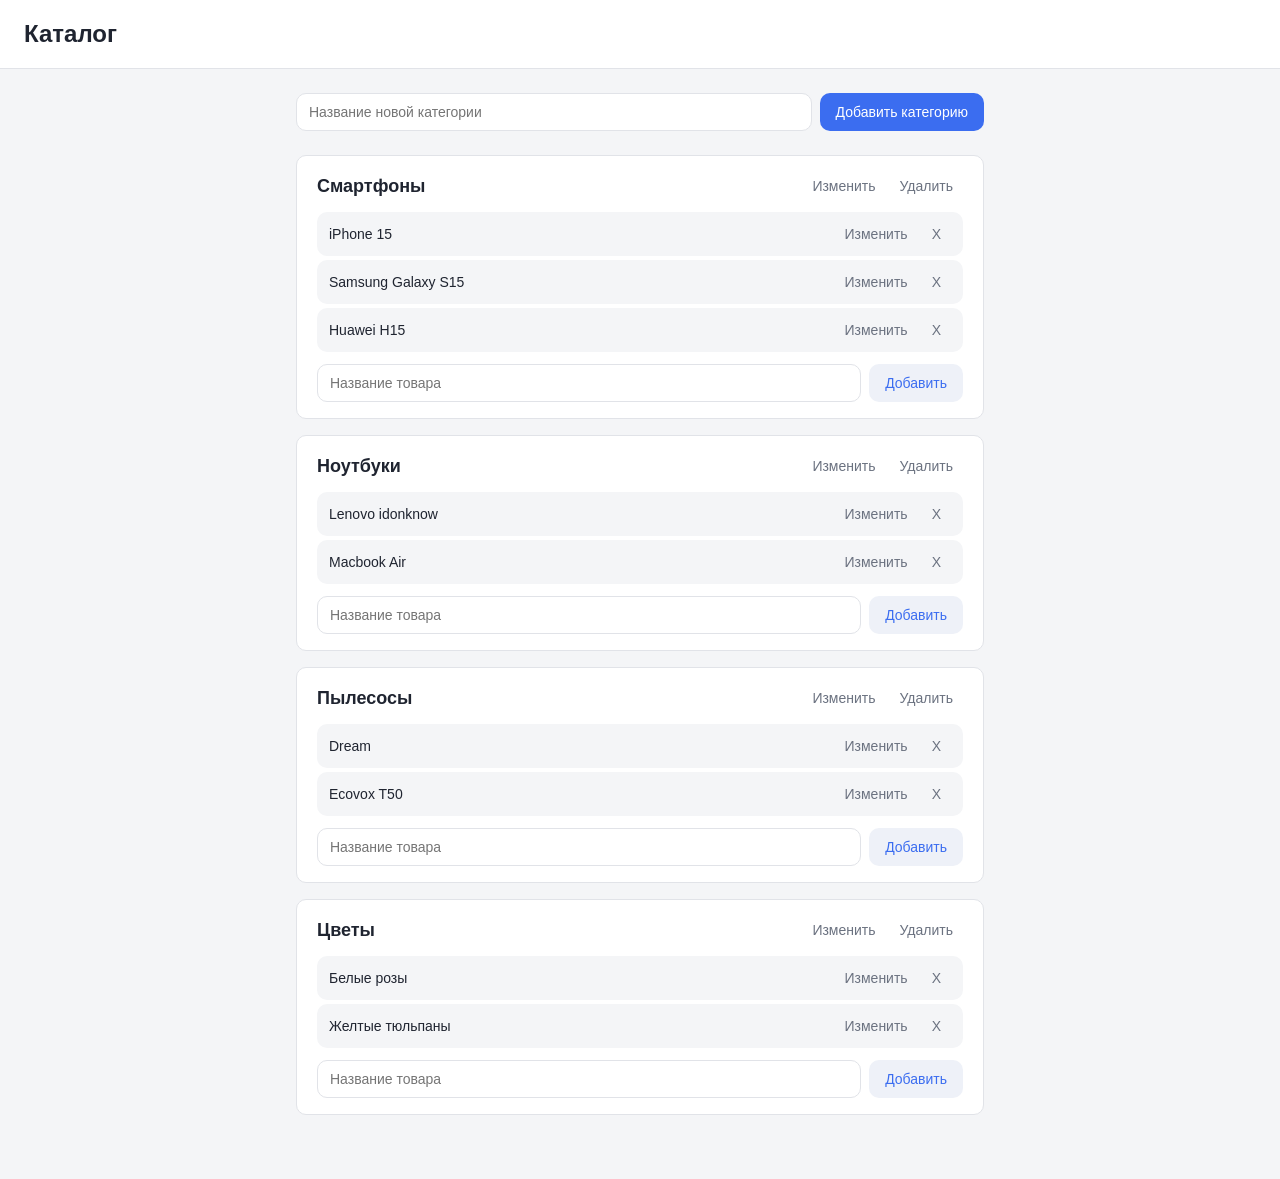
<file: index.html>
<!doctype html>
<html lang="ru">
  <head>
    <meta charset="UTF-8" />
    <meta name="viewport" content="width=device-width, initial-scale=1.0" />
    <title>Каталог</title>
    <link rel="stylesheet" href="css/style.css" />
    <script type="module" src="./js/controller.js"></script>
  </head>

  <body>
    <header class="header">
      <h1 class="header__title">Каталог</h1>
    </header>

    <main class="container">
      <form class="add-form add-form--category">
        <input
          type="text"
          name="title"
          class="add-form__input"
          placeholder="Название новой категории"
        />
        <button
          type="submit"
          class="add-form__button add-form__button--primary"
        >
          Добавить категорию
        </button>
        <p class="form-error"></p>
      </form>

      <div class="categories"></div>
      <div class="empty-state" hidden>Категорий пока нет</div>
    </main>
  </body>
</html>
</file>
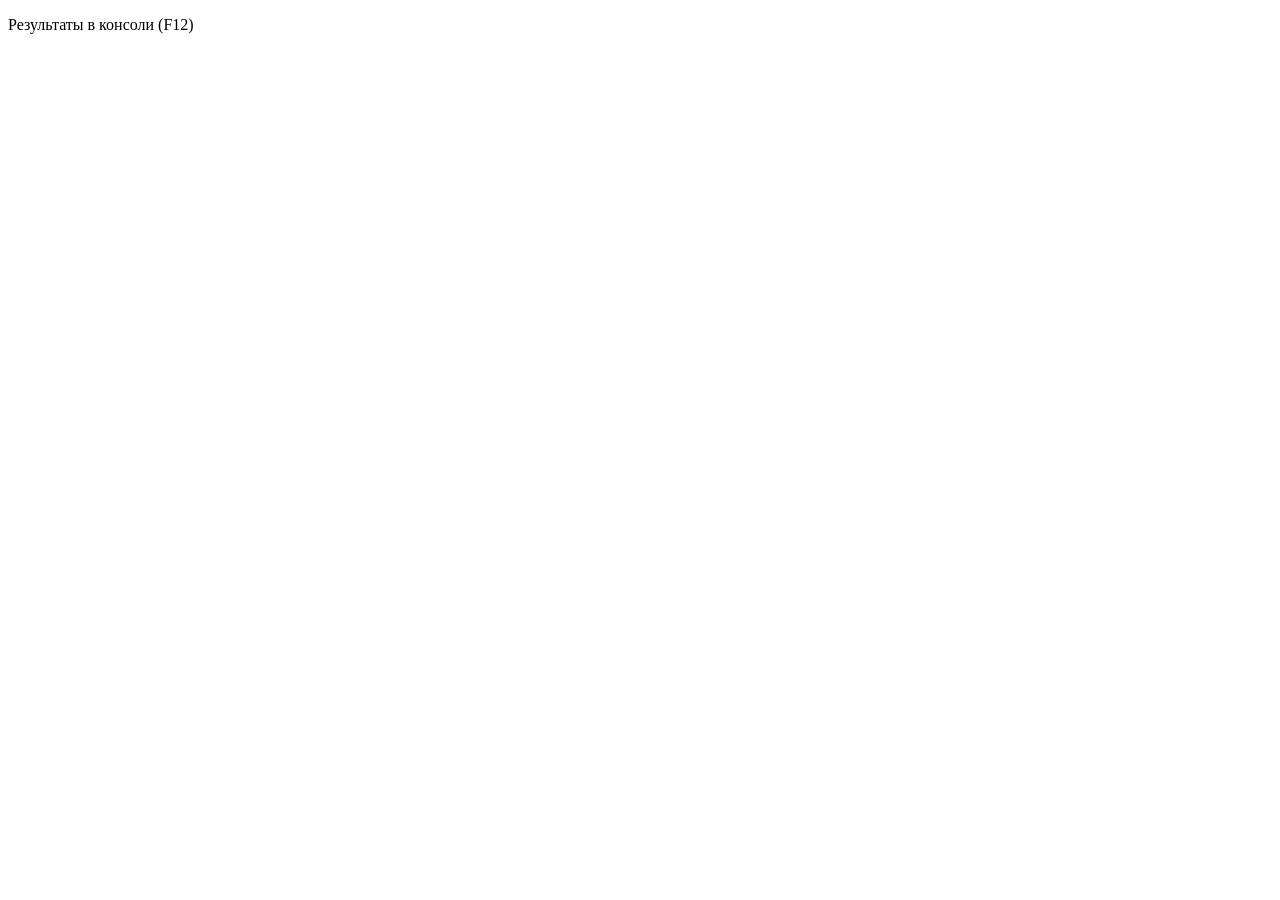
<file: test/test.html>
<!doctype html>
<html lang="ru">
  <head>
    <meta charset="UTF-8" />
    <title>Тесты модели</title>
  </head>

  <body>
    <p>Результаты в консоли (F12)</p>

    <script src="../js/model.js"></script>
    <script src="./model.test.js"></script>
  </body>
</html>
</file>
<file: css/style.css>
:root {
  --color-bg: #f4f5f7;
  --color-surface: #ffffff;
  --color-border: #e1e3e8;
  --color-text: #1f2430;
  --color-muted: #6b7280;
  --color-primary: #3b6df0;
  --color-primary-hover: #2f59c9;
  --color-danger: #e0453f;
  --color-danger-hover: #c73a35;
  --radius: 10px;
}

* {
  box-sizing: border-box;
}

body {
  margin: 0;
  font-family: 'Segoe UI', Roboto, Helvetica, Arial, sans-serif;
  background: var(--color-bg);
  color: var(--color-text);
}

.header {
  background: var(--color-surface);
  border-bottom: 1px solid var(--color-border);
  padding: 20px 24px;
}

.header__title {
  margin: 0;
  font-size: 24px;
}

.container {
  max-width: 720px;
  margin: 0 auto;
  padding: 24px 16px 64px;
}

.add-form {
  flex-wrap: wrap;
  display: flex;
  gap: 8px;
  margin-bottom: 24px;
}

.add-form--item {
  margin: 12px 0 0;
}

.add-form--edit-category {
  margin: 0 0 12px;
}

.add-form--edit-item {
  flex: 1;
  margin: 0;
}

.add-form__input {
  flex: 1;
  padding: 10px 12px;
  border: 1px solid var(--color-border);
  border-radius: var(--radius);
  font-size: 14px;
}

.add-form__input:focus {
  outline: none;
  border-color: var(--color-primary);
}

.add-form__button {
  border: none;
  border-radius: var(--radius);
  padding: 10px 16px;
  font-size: 14px;
  cursor: pointer;
  transition: background-color 0.15s ease;
}

.add-form__button--primary {
  background: var(--color-primary);
  color: #fff;
}

.add-form__button--primary:hover {
  background: var(--color-primary-hover);
}

.add-form__button--secondary {
  background: #eef1f8;
  color: var(--color-primary);
}

.add-form__button--secondary:hover {
  background: #dfe4f4;
}

.category__action,
.item__action {
  border: none;
  border-radius: var(--radius);
  background: transparent;
  color: var(--color-muted);
  padding: 6px 10px;
  font-size: 14px;
  cursor: pointer;
  transition: background-color 0.15s ease;
}

.category__action:hover,
.item__action:hover {
  background: var(--color-bg);
}

.category__action--danger:hover,
.item__action--danger:hover {
  background: #fbe4e2;
  color: var(--color-danger-hover);
}

.categories {
  display: flex;
  flex-direction: column;
  gap: 16px;
}

.category {
  background: var(--color-surface);
  border: 1px solid var(--color-border);
  border-radius: var(--radius);
  padding: 16px 20px;
}

.category__header {
  display: flex;
  align-items: center;
  justify-content: space-between;
}

.category__title {
  margin: 0;
  font-size: 18px;
}

.category__actions {
  display: flex;
  gap: 4px;
}

.category__items {
  list-style: none;
  margin: 12px 0 0;
  padding: 0;
  display: flex;
  flex-direction: column;
  gap: 4px;
}

.item {
  display: flex;
  align-items: center;
  justify-content: space-between;
  padding: 8px 12px;
  border-radius: var(--radius);
  background: var(--color-bg);
}

.item__title {
  font-size: 14px;
}

.item__actions {
  display: flex;
  gap: 4px;
}

.empty-state {
  color: var(--color-muted);
  font-size: 14px;
  text-align: center;
  padding: 24px;
}

.form-error {
  flex-basis: 100%;
  margin: 0;
  color: var(--color-danger);
  font-size: 13px;
}

.form-error:empty {
  display: none;
}
</file>
